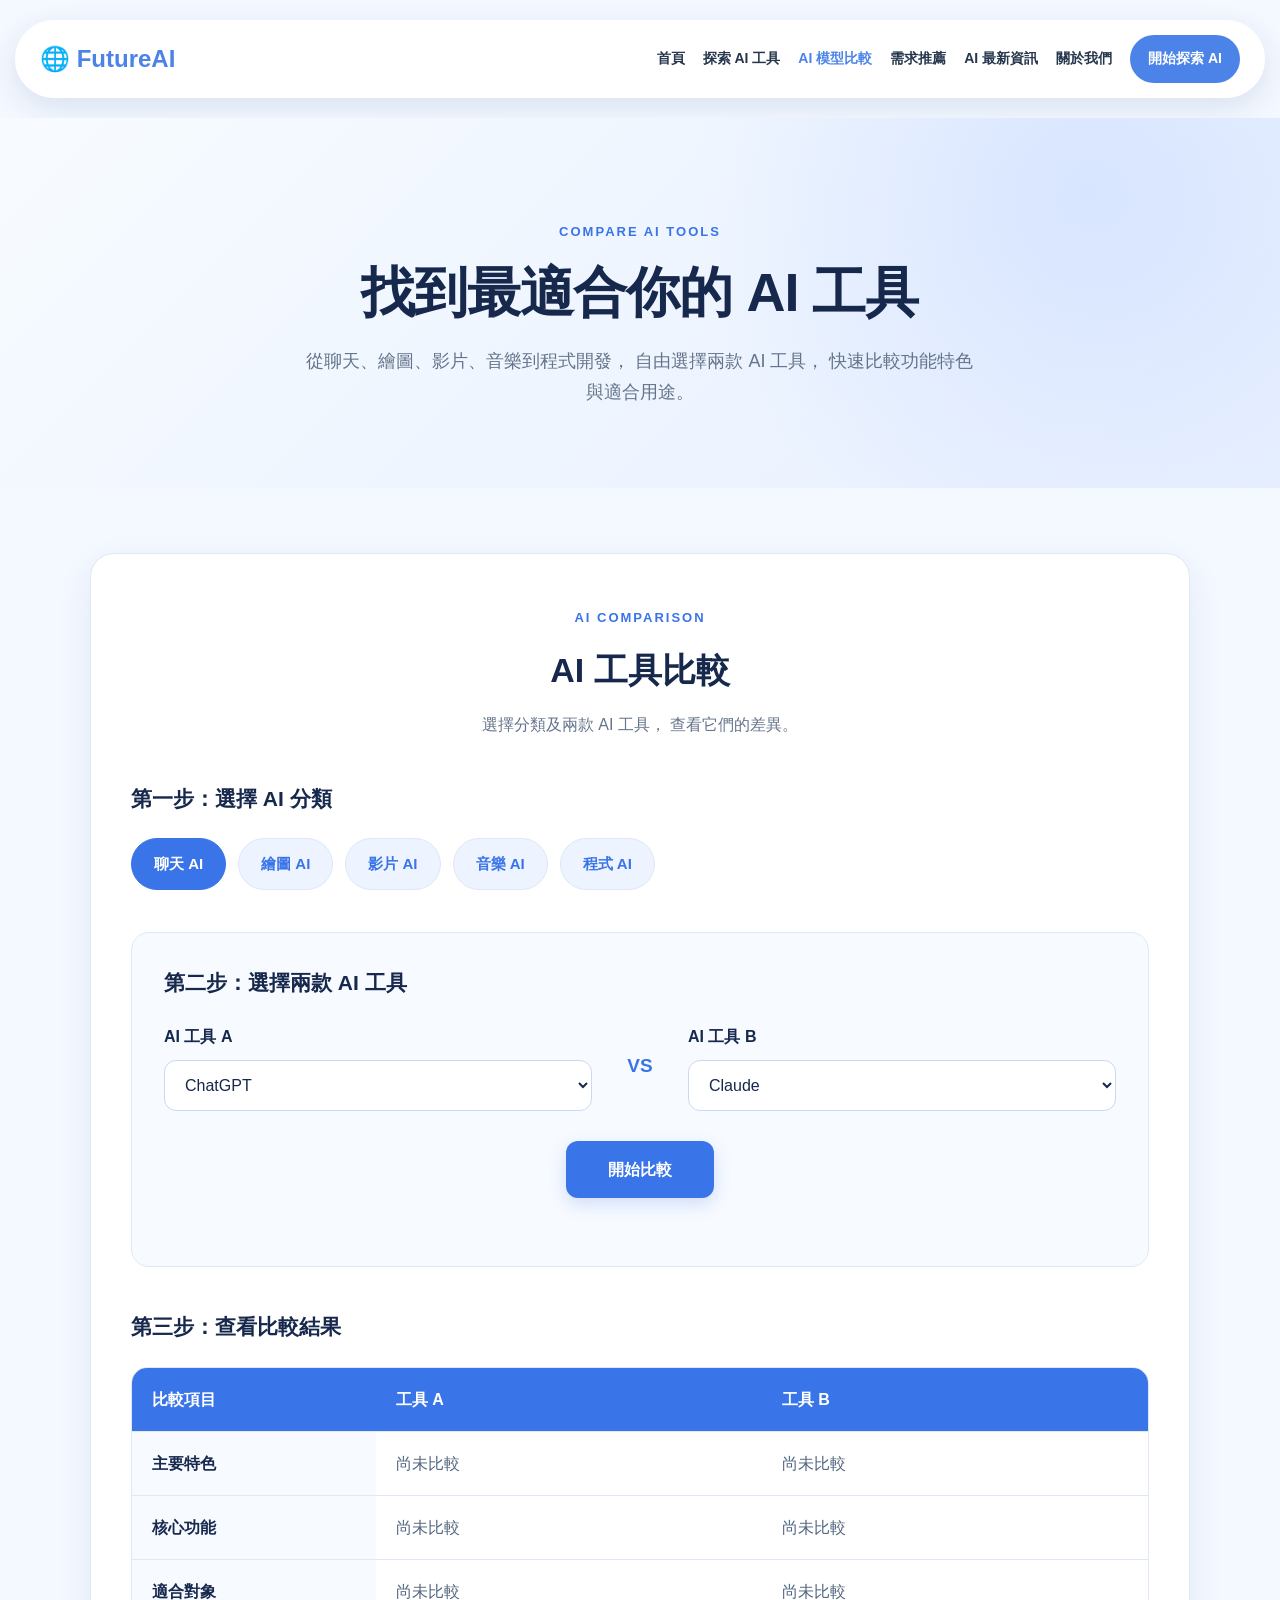
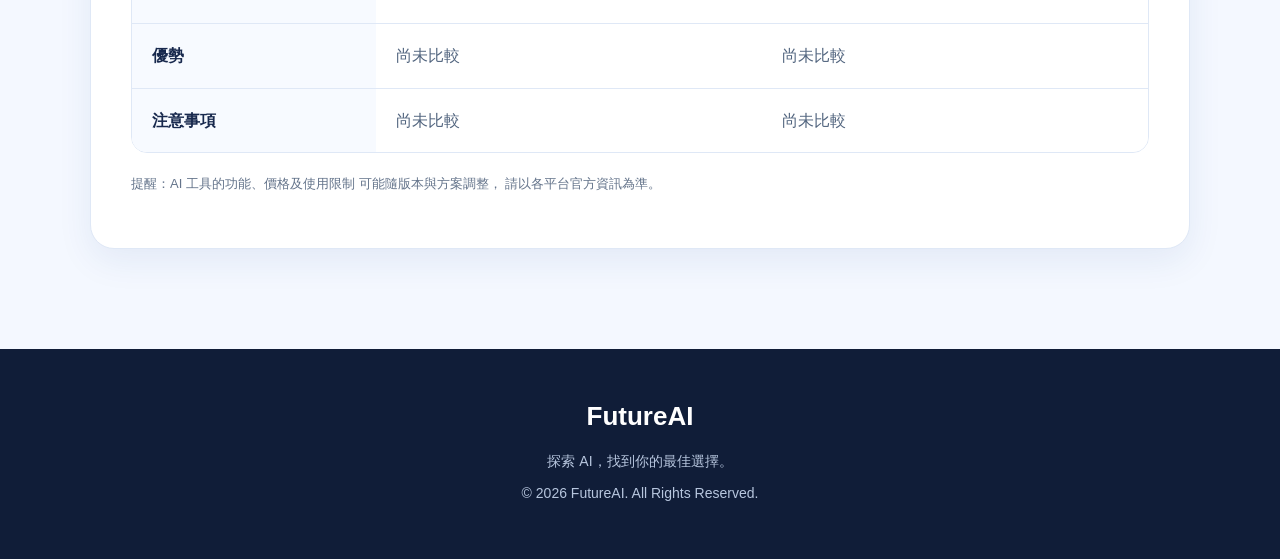
<file: index.html>
<!DOCTYPE html>
<html lang="zh-Hant">
<head>
  <meta charset="UTF-8">

  <meta name="viewport"
        content="width=device-width, initial-scale=1.0">

  <meta name="description"
        content="FutureAI AI 工具比較平台，快速比較不同人工智慧工具的特色與適用情境。">

  <title>AI 工具比較｜FutureAI</title>

  <!-- 載入網頁樣式 -->
  <link rel="stylesheet" href="style.css">

  <!-- 載入比較功能 -->
  <script src="script.js" defer></script>
  
<style>
  .futureai-nav {
    max-width: 1250px;
    margin: 20px auto;
    padding: 15px 25px;
    background: rgba(255,255,255,0.96);
    border-radius: 45px;
    box-shadow: 0 10px 30px rgba(30,70,130,0.12);
    display: flex;
    align-items: center;
    justify-content: space-between;
    gap: 20px;
  }

  .futureai-logo {
    font-size: 24px;
    font-weight: bold;
    color: #4b83e9;
    text-decoration: none;
    white-space: nowrap;
  }

  .futureai-links {
    display: flex;
    align-items: center;
    flex-wrap: wrap;
    gap: 18px;
  }

  .futureai-links a {
    font-size: 14px;
    font-weight: bold;
    color: #26374d;
    text-decoration: none;
  }

  .futureai-links a:hover,
  .futureai-links a.active {
    color: #4b83e9;
  }

  .futureai-links .futureai-cta {
    background: #4b83e9;
    color: white;
    padding: 12px 18px;
    border-radius: 30px;
  }

  .futureai-links .futureai-cta:hover {
    color: white;
    background: #316ad2;
  }

  @media (max-width: 900px) {
    .futureai-nav {
      margin: 12px;
      border-radius: 22px;
      flex-direction: column;
    }

    .futureai-links {
      justify-content: center;
      gap: 12px;
    }
  }
</style>

</head>

<body>

  <!-- 網站頂部 -->
 
<header class="futureai-nav">
  <a class="futureai-logo"
     href="https://futureai55.mobirisesite.com/">
    🌐 FutureAI
  </a>

  <nav class="futureai-links" aria-label="主要導覽">
    <a href="https://futureai55.mobirisesite.com/">
      首頁
    </a>
    <a href="https://futureai55.mobirisesite.com/">
      探索 AI 工具
    </a>
    <a href="index.html" class="active"
       aria-current="page">
      AI 模型比較
    </a>
    <a href="recommend.html">
      需求推薦
    </a>
    <a href="news.html">
      AI 最新資訊
    </a>
    <a href="https://futureai55.mobirisesite.com/page7.html">
      關於我們
    </a>
    <a class="futureai-cta"
       href="https://futureai55.mobirisesite.com/">
      開始探索 AI
    </a>
  </nav>
</header>


  <main>

    <!-- 主視覺區 -->
    <section class="hero">
      <div class="hero-content">

        <p class="eyebrow">
          COMPARE AI TOOLS
        </p>

        <h1>
          找到最適合你的 AI 工具
        </h1>

        <p class="hero-description">
          從聊天、繪圖、影片、音樂到程式開發，
          自由選擇兩款 AI 工具，
          快速比較功能特色與適合用途。
        </p>

      </div>
    </section>

    <!-- AI 比較器 -->
    <section class="comparison-section"
             aria-labelledby="compare-heading">

      <div class="comparison-container">

        <div class="section-heading">
          <p class="eyebrow">
            AI COMPARISON
          </p>

          <h2 id="compare-heading">
            AI 工具比較
          </h2>

          <p>
            選擇分類及兩款 AI 工具，
            查看它們的差異。
          </p>
        </div>

        <!-- 分類選擇 -->
        <div class="category-section">

          <h3>第一步：選擇 AI 分類</h3>

          <div class="category-buttons"
               id="category-buttons"
               role="group"
               aria-label="AI 工具分類">

            <button type="button"
                    class="category-btn active"
                    data-category="聊天 AI"
                    aria-pressed="true">
              聊天 AI
            </button>

            <button type="button"
                    class="category-btn"
                    data-category="繪圖 AI"
                    aria-pressed="false">
              繪圖 AI
            </button>

            <button type="button"
                    class="category-btn"
                    data-category="影片 AI"
                    aria-pressed="false">
              影片 AI
            </button>

            <button type="button"
                    class="category-btn"
                    data-category="音樂 AI"
                    aria-pressed="false">
              音樂 AI
            </button>

            <button type="button"
                    class="category-btn"
                    data-category="程式 AI"
                    aria-pressed="false">
              程式 AI
            </button>

          </div>
        </div>

        <!-- 工具選擇 -->
        <div class="tool-selection">

          <h3>第二步：選擇兩款 AI 工具</h3>

          <div class="selection-grid">

            <div class="selection-card">
              <label for="tool-a">
                AI 工具 A
              </label>

              <select id="tool-a"
                      name="tool-a">
                <option value="">
                  請選擇工具
                </option>
              </select>
            </div>

            <div class="versus"
                 aria-hidden="true">
              VS
            </div>

            <div class="selection-card">
              <label for="tool-b">
                AI 工具 B
              </label>

              <select id="tool-b"
                      name="tool-b">
                <option value="">
                  請選擇工具
                </option>
              </select>
            </div>

          </div>

          <div class="compare-action">
            <button type="button"
                    id="compare-btn">
              開始比較
            </button>

            <p id="compare-message"
               role="status"
               aria-live="polite"></p>
          </div>

        </div>

        <!-- 比較結果 -->
        <div class="results-section"
             id="results-section">

          <h3>第三步：查看比較結果</h3>

          <div class="table-wrapper">

            <table class="comparison-table">

              <thead>
                <tr>
                  <th scope="col">
                    比較項目
                  </th>

                  <th scope="col"
                      id="result-name-a">
                    工具 A
                  </th>

                  <th scope="col"
                      id="result-name-b">
                    工具 B
                  </th>
                </tr>
              </thead>

              <tbody id="comparison-results">

                <tr>
                  <th scope="row">
                    主要特色
                  </th>
                  <td>尚未選擇</td>
                  <td>尚未選擇</td>
                </tr>

                <tr>
                  <th scope="row">
                    核心功能
                  </th>
                  <td>尚未選擇</td>
                  <td>尚未選擇</td>
                </tr>

                <tr>
                  <th scope="row">
                    適合對象
                  </th>
                  <td>尚未選擇</td>
                  <td>尚未選擇</td>
                </tr>

                <tr>
                  <th scope="row">
                    優勢
                  </th>
                  <td>尚未選擇</td>
                  <td>尚未選擇</td>
                </tr>

                <tr>
                  <th scope="row">
                    注意事項
                  </th>
                  <td>尚未選擇</td>
                  <td>尚未選擇</td>
                </tr>

              </tbody>
            </table>

          </div>

          <p class="disclaimer">
            提醒：AI 工具的功能、價格及使用限制
            可能隨版本與方案調整，
            請以各平台官方資訊為準。
          </p>

        </div>

      </div>
    </section>

  </main>

  <!-- 網站頁尾 -->
  <footer class="site-footer">

    <div class="footer-content">

      <h2>FutureAI</h2>

      <p>
        探索 AI，找到你的最佳選擇。
      </p>

      <p>
        © 2026 FutureAI. All Rights Reserved.
      </p>

    </div>

  </footer>

</body>
</html>
</file>
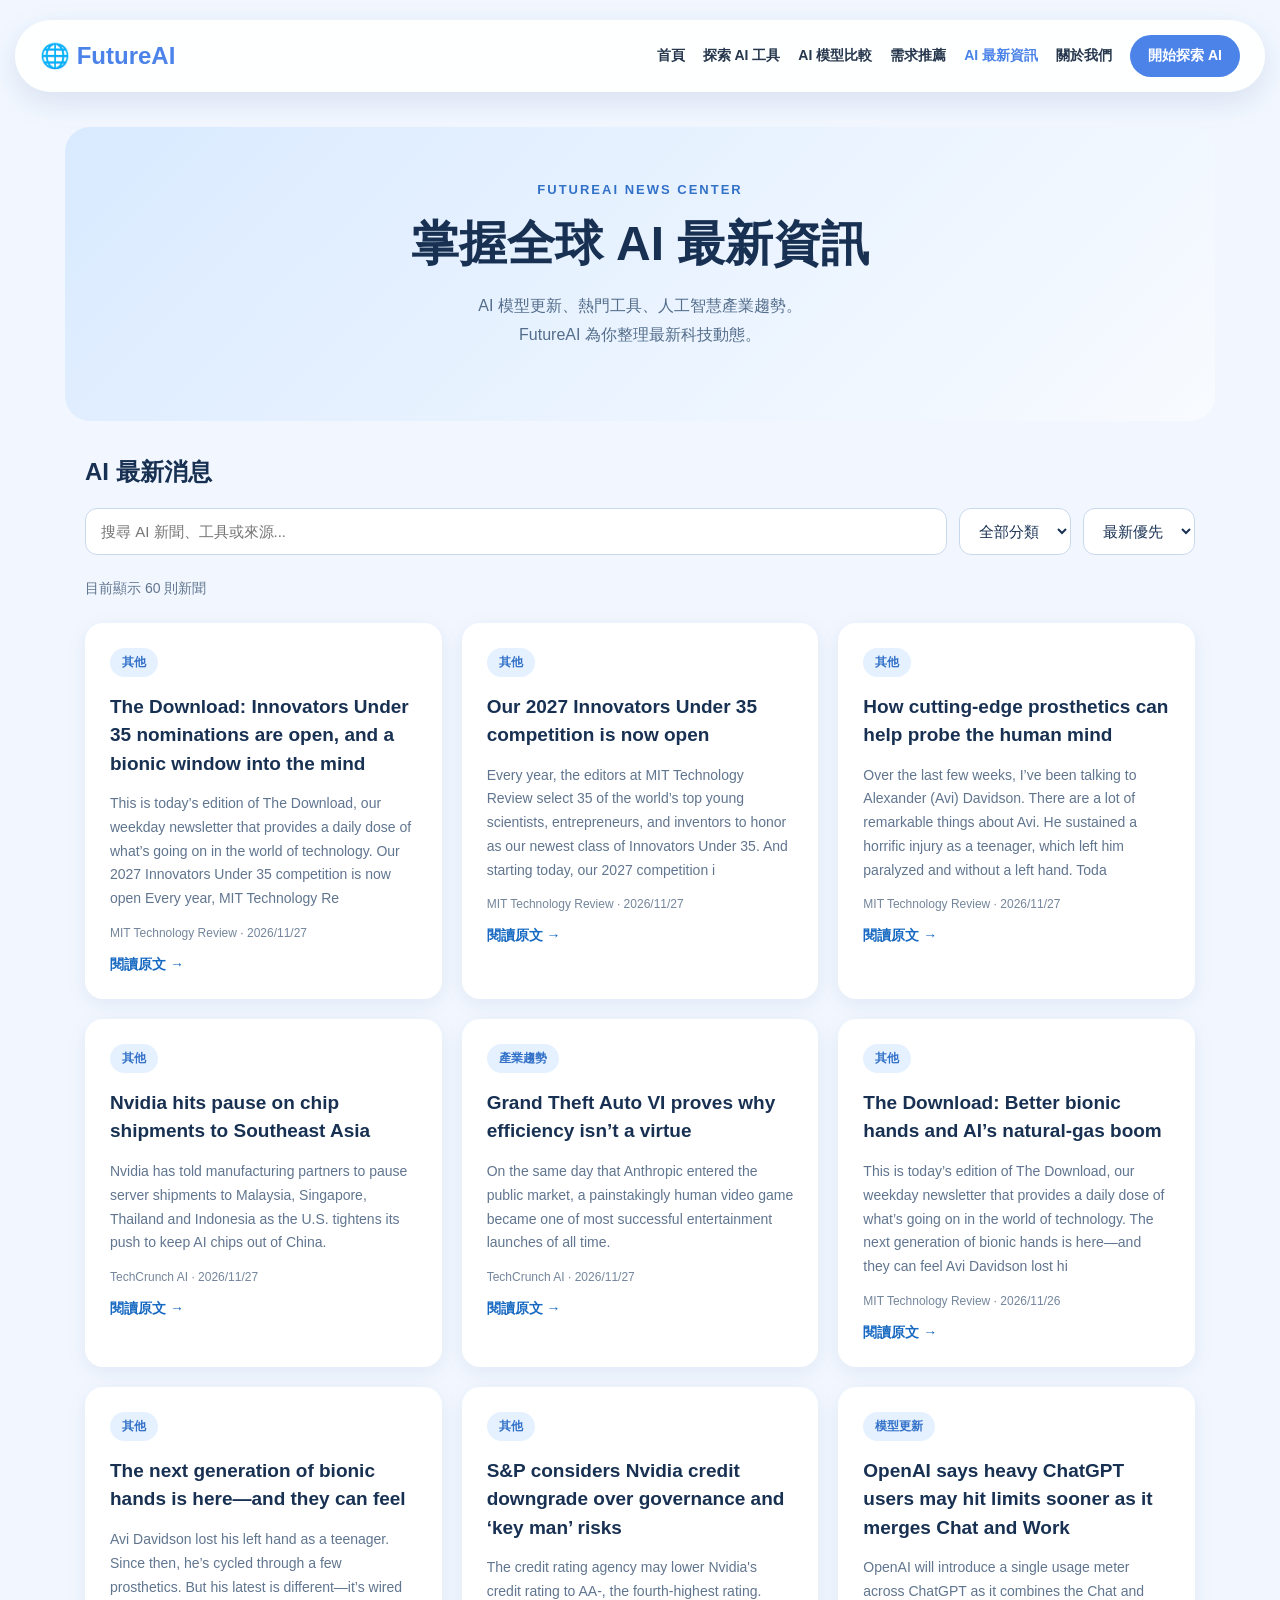
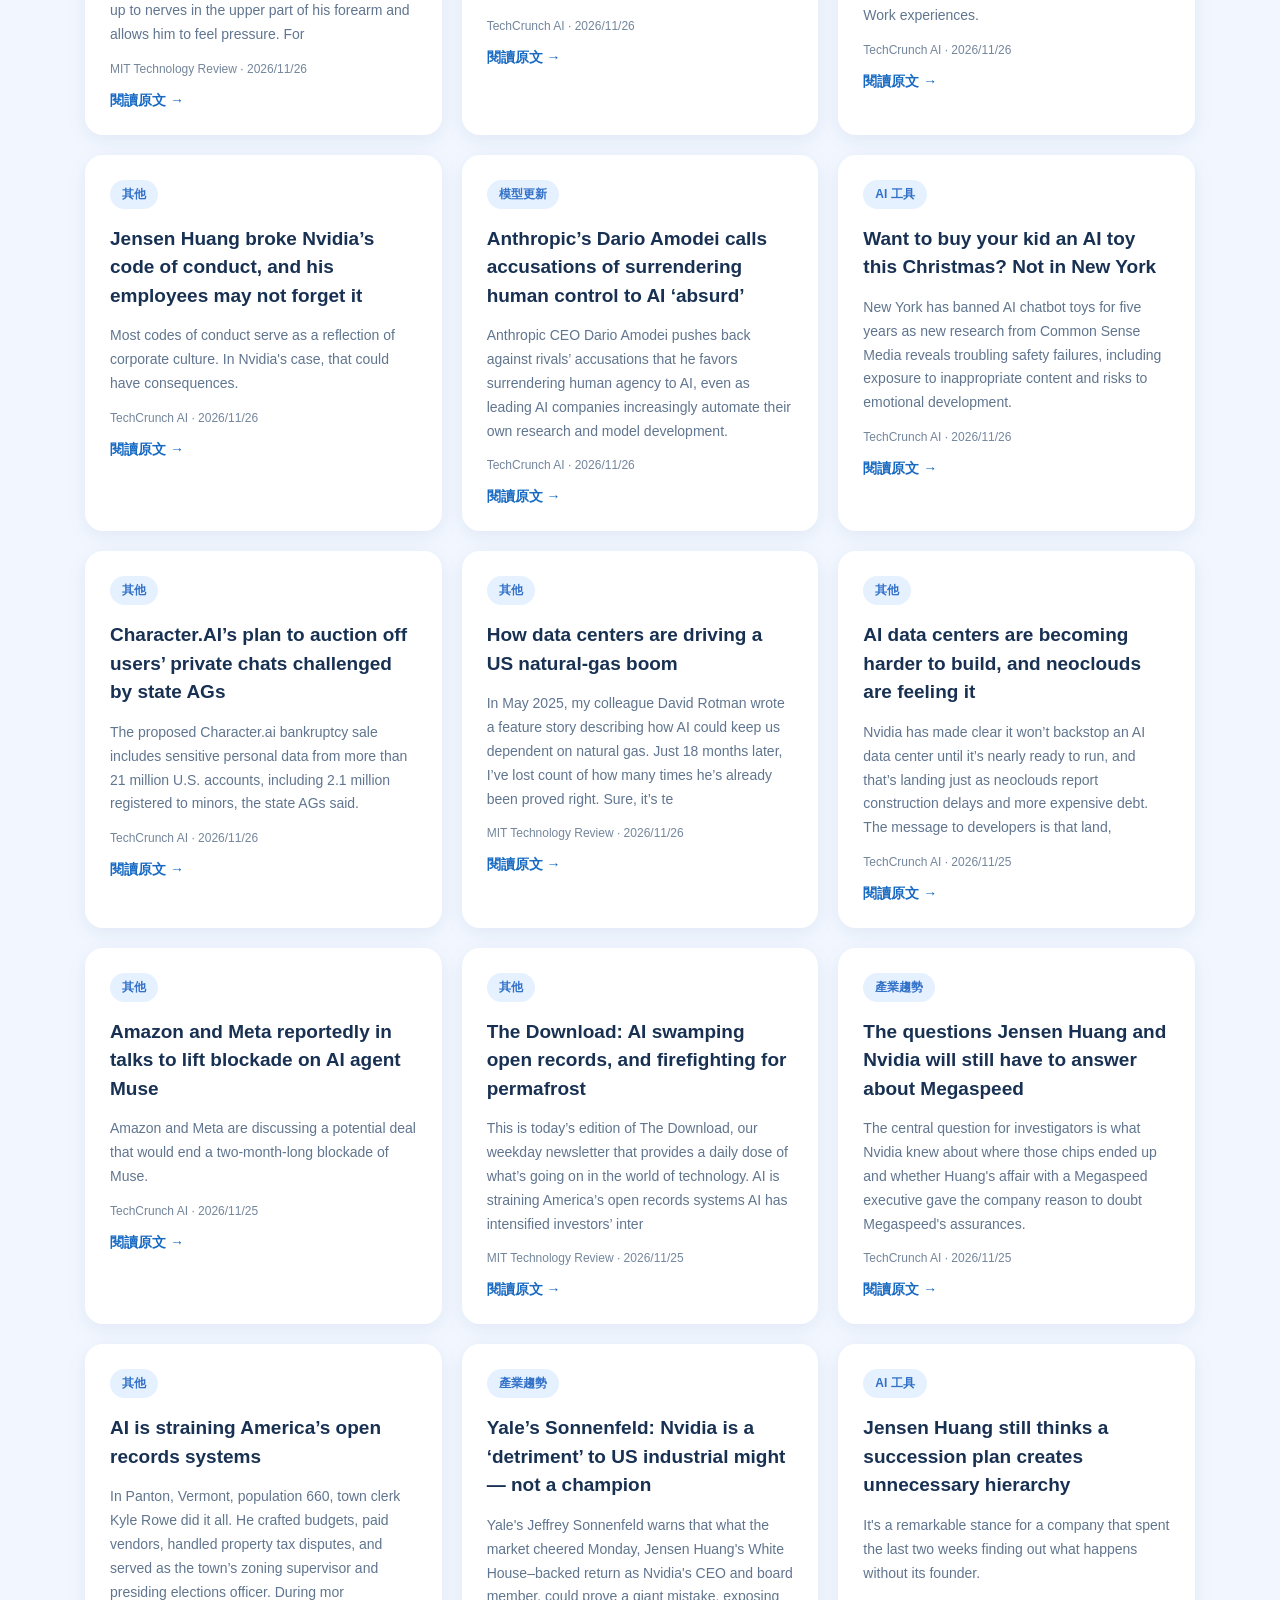
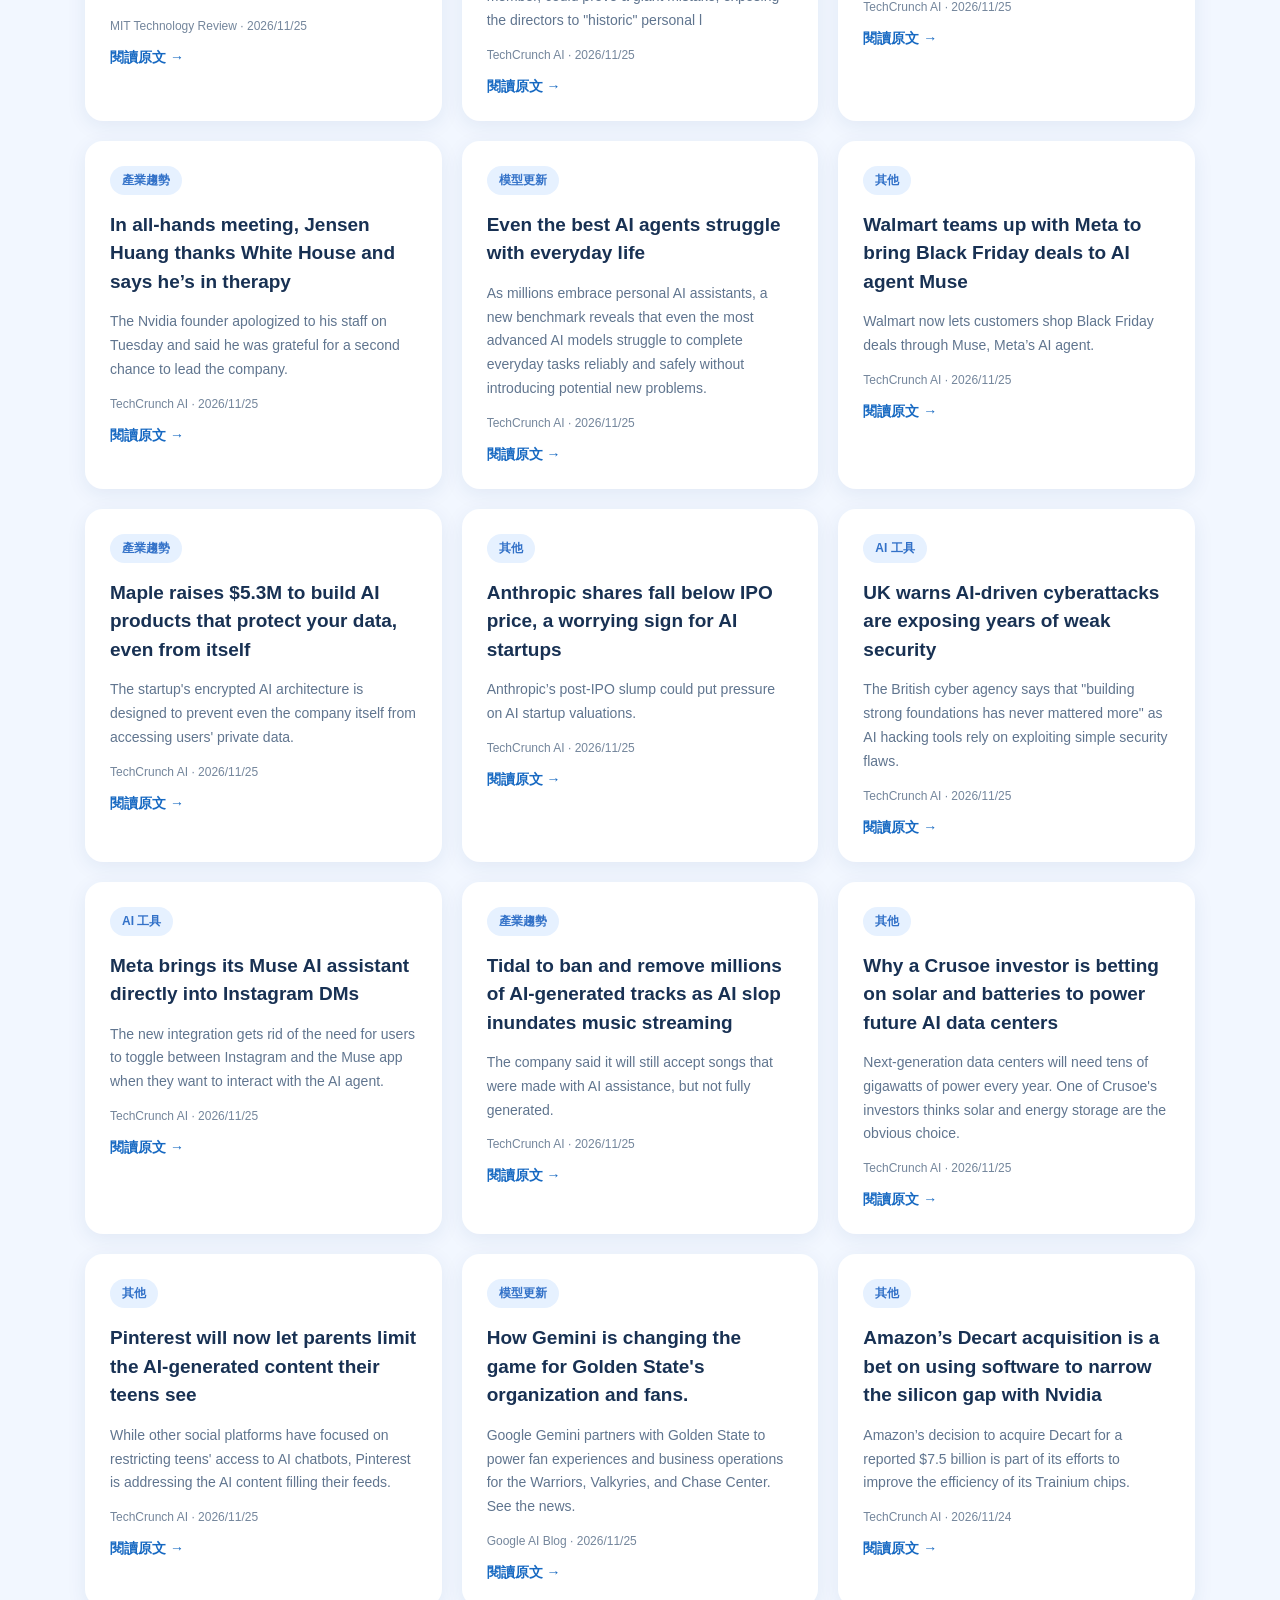
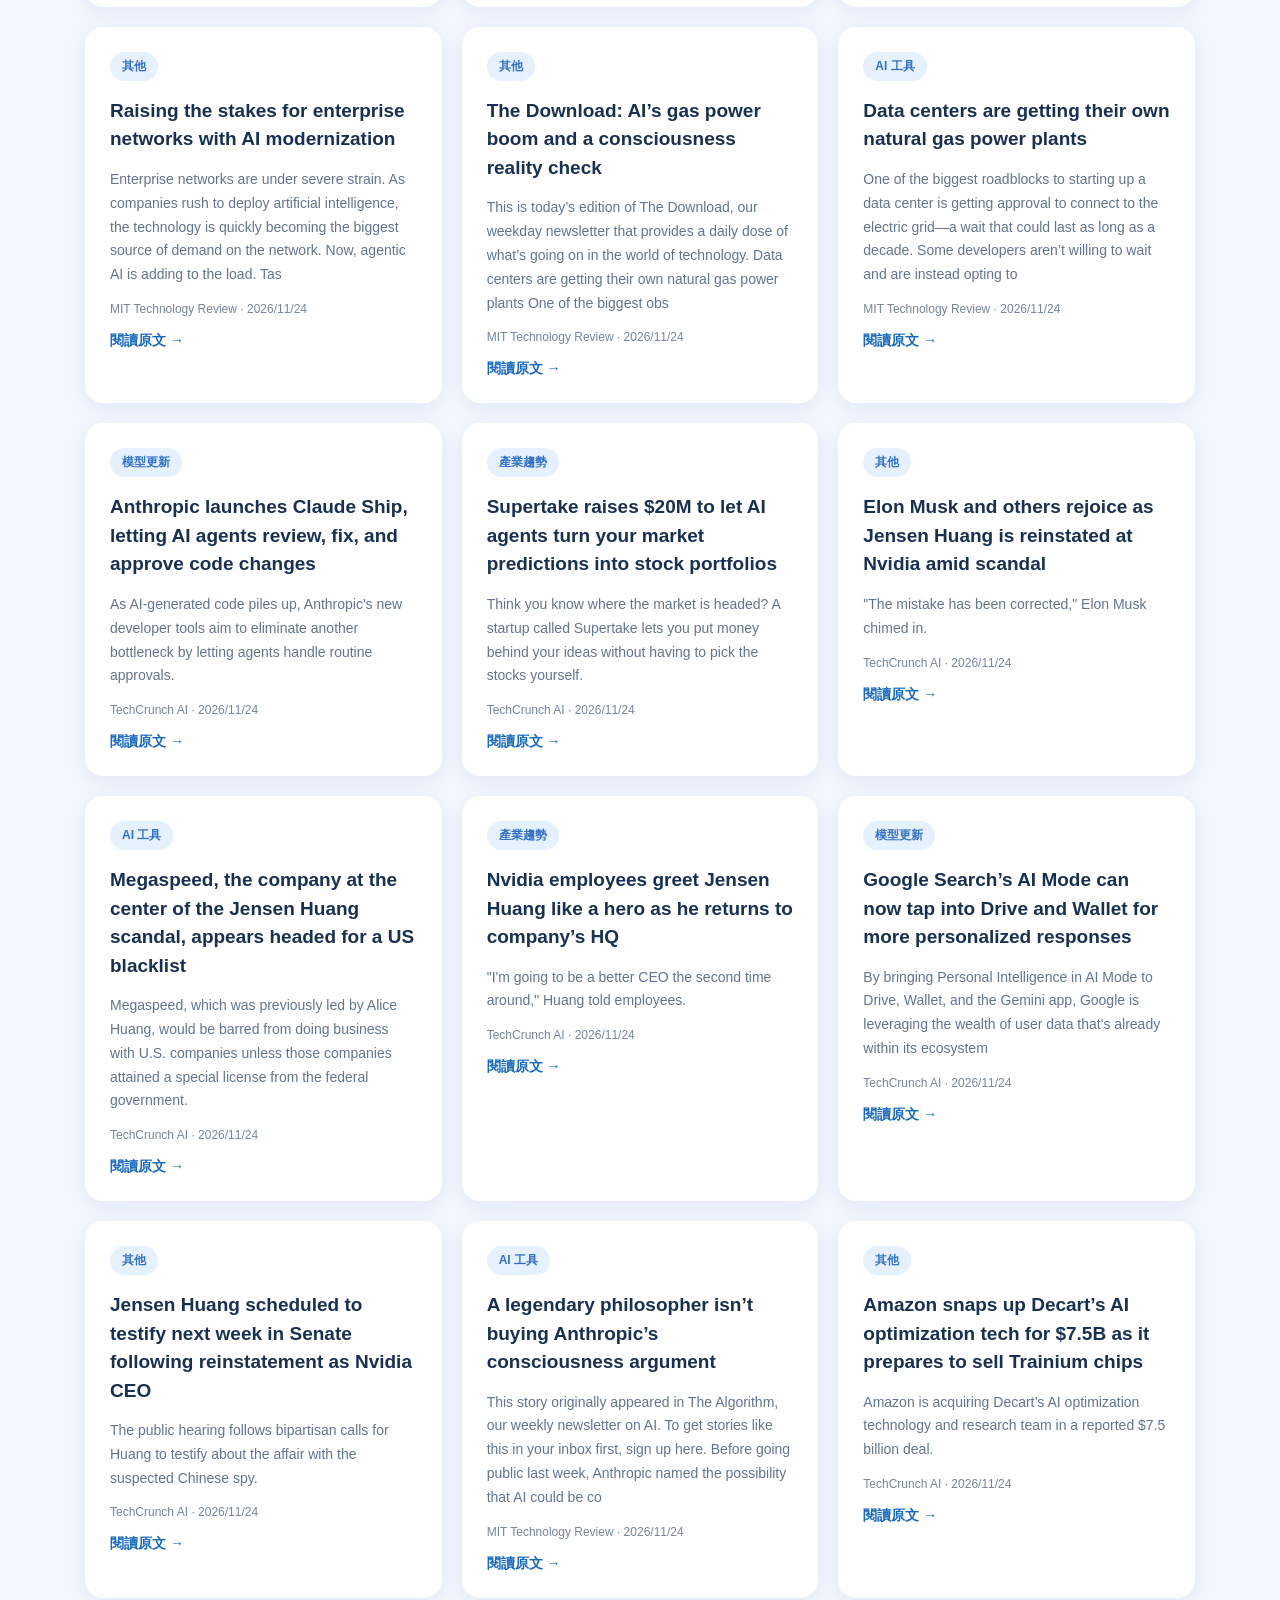
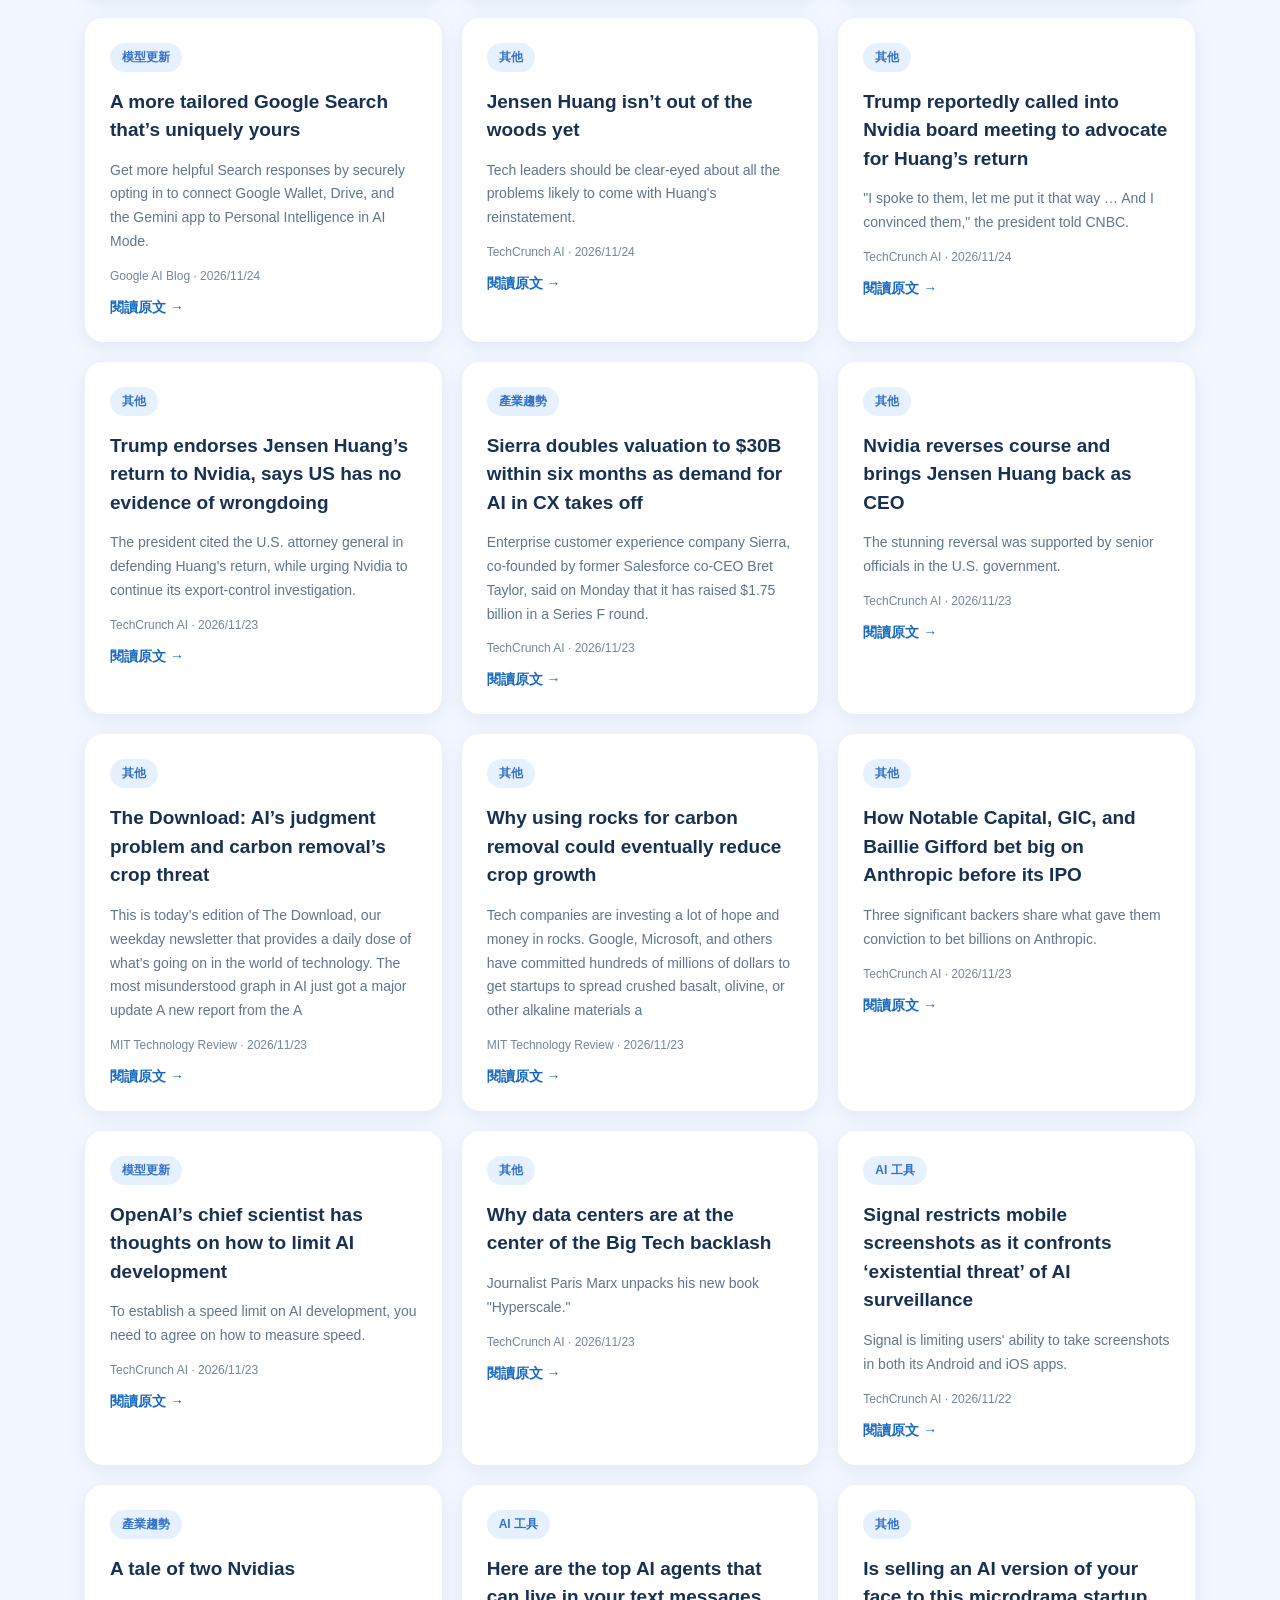
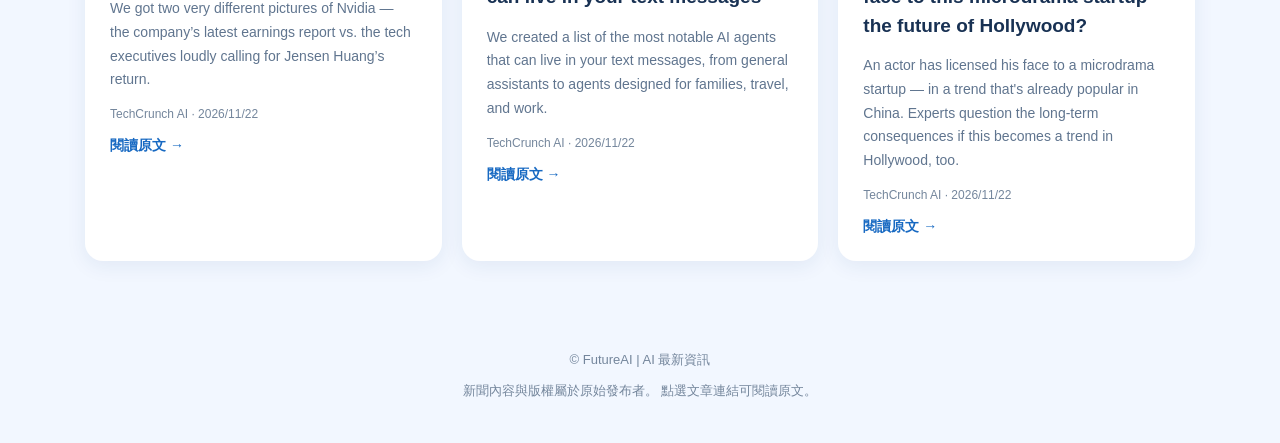
<file: news.html>
<!DOCTYPE html>
<html lang="zh-Hant">
<head>
  <meta charset="UTF-8">
  <meta name="viewport"
        content="width=device-width, initial-scale=1.0">
  <title>AI 最新資訊 | FutureAI</title>

  <style>
    * { box-sizing: border-box; }

    body {
      margin: 0;
      font-family: Arial, "Microsoft JhengHei", sans-serif;
      background: #f2f7ff;
      color: #183153;
    }

    a { text-decoration: none; }

    /* FutureAI 統一導覽列 */
    .futureai-nav {
      max-width: 1250px;
      margin: 20px auto;
      padding: 15px 25px;
      background: rgba(255,255,255,0.96);
      border-radius: 45px;
      box-shadow: 0 10px 30px rgba(30,70,130,0.12);
      display: flex;
      align-items: center;
      justify-content: space-between;
      gap: 20px;
    }

    .futureai-logo {
      font-size: 24px;
      font-weight: bold;
      color: #4b83e9;
      white-space: nowrap;
    }

    .futureai-links {
      display: flex;
      align-items: center;
      gap: 18px;
      flex-wrap: wrap;
    }

    .futureai-links a {
      font-size: 14px;
      font-weight: bold;
      color: #26374d;
    }

    .futureai-links a:hover,
    .futureai-links a.active {
      color: #4b83e9;
    }

    .futureai-links .futureai-cta {
      background: #4b83e9;
      color: white;
      padding: 12px 18px;
      border-radius: 30px;
    }

    /* 頁面標題 */
    .hero {
      max-width: 1150px;
      margin: 35px auto;
      padding: 55px 30px;
      border-radius: 25px;
      text-align: center;
      background: linear-gradient(
        135deg, #d9eaff, #f8fbff
      );
    }

    .hero h1 {
      font-size: clamp(30px, 5vw, 48px);
      margin: 15px 0;
    }

    .hero p {
      color: #536d8b;
      line-height: 1.8;
    }

    .hero-tag {
      color: #3271c8;
      font-size: 13px;
      font-weight: bold;
      letter-spacing: 2px;
    }

    /* 內容 */
    main {
      max-width: 1150px;
      margin: auto;
      padding: 0 20px 60px;
    }

    .controls {
      display: flex;
      flex-wrap: wrap;
      gap: 12px;
      margin-bottom: 25px;
    }

    .controls input,
    .controls select {
      padding: 13px 15px;
      border: 1px solid #c8d9ee;
      border-radius: 12px;
      font-size: 15px;
      background: white;
      color: #183153;
    }

    .controls input {
      flex: 1;
      min-width: 200px;
    }

    .status {
      margin: 15px 0 25px;
      color: #60758f;
      font-size: 14px;
    }

    .news-grid {
      display: grid;
      grid-template-columns:
        repeat(auto-fit, minmax(280px, 1fr));
      gap: 20px;
    }

    .news-card {
      background: white;
      border-radius: 18px;
      padding: 25px;
      box-shadow: 0 5px 20px rgba(25,70,130,0.08);
      transition: transform 0.2s;
    }

    .news-card:hover {
      transform: translateY(-4px);
    }

    .news-category {
      display: inline-block;
      background: #e6f1ff;
      color: #3271c8;
      border-radius: 20px;
      padding: 6px 12px;
      font-size: 12px;
      font-weight: bold;
    }

    .news-card h2 {
      font-size: 19px;
      line-height: 1.5;
      margin: 16px 0 10px;
    }

    .news-card p {
      color: #60758f;
      line-height: 1.7;
      font-size: 14px;
    }

    .news-meta {
      color: #74869c;
      font-size: 12px;
      margin: 15px 0;
    }

    .news-card a {
      color: #1769c2;
      font-weight: bold;
      font-size: 14px;
    }

    .message {
      background: white;
      padding: 35px;
      border-radius: 18px;
      text-align: center;
      color: #60758f;
      grid-column: 1 / -1;
    }

    footer {
      text-align: center;
      padding: 30px 20px;
      color: #74869c;
      font-size: 13px;
    }

    @media (max-width: 900px) {
      .futureai-nav {
        margin: 12px;
        border-radius: 22px;
        flex-direction: column;
      }

      .futureai-links {
        justify-content: center;
        gap: 12px;
      }

      .hero {
        margin: 20px 12px;
        padding: 35px 20px;
      }
    }
  </style>
</head>

<body>

  <!-- FutureAI 導覽列 -->
  <nav class="futureai-nav" aria-label="主要導覽">
    <a class="futureai-logo"
       href="https://futureai55.mobirisesite.com/">
      🌐 FutureAI
    </a>

    <div class="futureai-links">
      <a href="https://futureai55.mobirisesite.com/">
        首頁
      </a>

      <a href="https://futureai55.mobirisesite.com/">
        探索 AI 工具
      </a>

      <a href="./">
        AI 模型比較
      </a>

      <a href="recommend.html">
        需求推薦
      </a>

      <a class="active" href="news.html"
         aria-current="page">
        AI 最新資訊
      </a>

      <a href="https://futureai55.mobirisesite.com/page7.html">
        關於我們
      </a>

      <a class="futureai-cta"
         href="https://futureai55.mobirisesite.com/">
        開始探索 AI
      </a>
    </div>
  </nav>

  <!-- 主標題 -->
  <section class="hero">
    <div class="hero-tag">
      FUTUREAI NEWS CENTER
    </div>
    <h1>掌握全球 AI 最新資訊</h1>
    <p>
      AI 模型更新、熱門工具、人工智慧產業趨勢。
      <br>
      FutureAI 為你整理最新科技動態。
    </p>
  </section>

  <main>
    <h2>AI 最新消息</h2>

    <div class="controls">
      <input
        id="search"
        type="search"
        placeholder="搜尋 AI 新聞、工具或來源..."
        aria-label="搜尋新聞">

      <select id="category"
              aria-label="新聞分類">
        <option value="all">全部分類</option>
        <option value="模型更新">模型更新</option>
        <option value="AI 工具">AI 工具</option>
        <option value="產業趨勢">產業趨勢</option>
        <option value="其他">其他</option>
      </select>

      <select id="sort" aria-label="排序方式">
        <option value="newest">最新優先</option>
        <option value="oldest">最舊優先</option>
      </select>
    </div>

    <div class="status" id="status"
         role="status" aria-live="polite">
      正在讀取新聞資料...
    </div>

    <div class="news-grid" id="newsGrid">
      <div class="message">
        新聞資料載入中...
      </div>
    </div>
  </main>

  <footer>
    © FutureAI | AI 最新資訊
    <p>
      新聞內容與版權屬於原始發布者。
      點選文章連結可閱讀原文。
    </p>
  </footer>

  <script>
    let allNews = [];

    const grid = document.getElementById("newsGrid");
    const status = document.getElementById("status");
    const search = document.getElementById("search");
    const category = document.getElementById("category");
    const sort = document.getElementById("sort");

    function showMessage(message) {
      grid.replaceChildren();
      const box = document.createElement("div");
      box.className = "message";
      box.textContent = message;
      grid.appendChild(box);
    }

    function renderNews() {
      const keyword = search.value.trim().toLowerCase();
      const selectedCategory = category.value;

      const filtered = allNews.filter(item => {
        const searchable = [
          item.title,
          item.summary,
          item.source
        ].join(" ").toLowerCase();

        const matchesSearch =
          searchable.includes(keyword);

        const matchesCategory =
          selectedCategory === "all" ||
          item.category === selectedCategory;

        return matchesSearch && matchesCategory;
      });

      filtered.sort((a, b) => {
        const timeA = Date.parse(a.date) || 0;
        const timeB = Date.parse(b.date) || 0;

        return sort.value === "newest"
          ? timeB - timeA
          : timeA - timeB;
      });

      grid.replaceChildren();
      status.textContent =
        `目前顯示 ${filtered.length} 則新聞`;

      if (filtered.length === 0) {
        showMessage("目前沒有符合條件的新聞。");
        return;
      }

      filtered.forEach(item => {
        const card = document.createElement("article");
        card.className = "news-card";

        const tag = document.createElement("span");
        tag.className = "news-category";
        tag.textContent = item.category || "其他";

        const title = document.createElement("h2");
        title.textContent = item.title || "未命名新聞";

        const summary = document.createElement("p");
        summary.textContent = item.summary || "";

        const meta = document.createElement("div");
        meta.className = "news-meta";

        const date = item.date
          ? new Date(item.date).toLocaleDateString(
              "zh-TW",
              { timeZone: "Asia/Taipei" }
            )
          : "日期未提供";

        meta.textContent =
          `${item.source || "未知來源"} · ${date}`;

        const link = document.createElement("a");
        link.href = item.url || "#";
        link.textContent = "閱讀原文 →";
        link.target = "_blank";
        link.rel = "noopener noreferrer";

        card.append(tag, title, summary, meta, link);
        grid.appendChild(card);
      });
    }

    async function loadNews() {
      try {
        const response = await fetch(
          "news.json?t=" + Date.now(),
          { cache: "no-store" }
        );

        if (!response.ok) {
          throw new Error("找不到 news.json");
        }

        const data = await response.json();

        if (!Array.isArray(data)) {
          throw new Error("新聞資料格式錯誤");
        }

        allNews = data;
        renderNews();

      } catch (error) {
        status.textContent = "尚未完成新聞資料設定";
        showMessage(
          "新聞頁面已建立成功！" +
          "下一步將新增 news.json 與 RSS 自動更新功能。"
        );
        console.error(error);
      }
    }

    search.addEventListener("input", renderNews);
    category.addEventListener("change", renderNews);
    sort.addEventListener("change", renderNews);

    loadNews();
  </script>

</body>
</html>
</file>
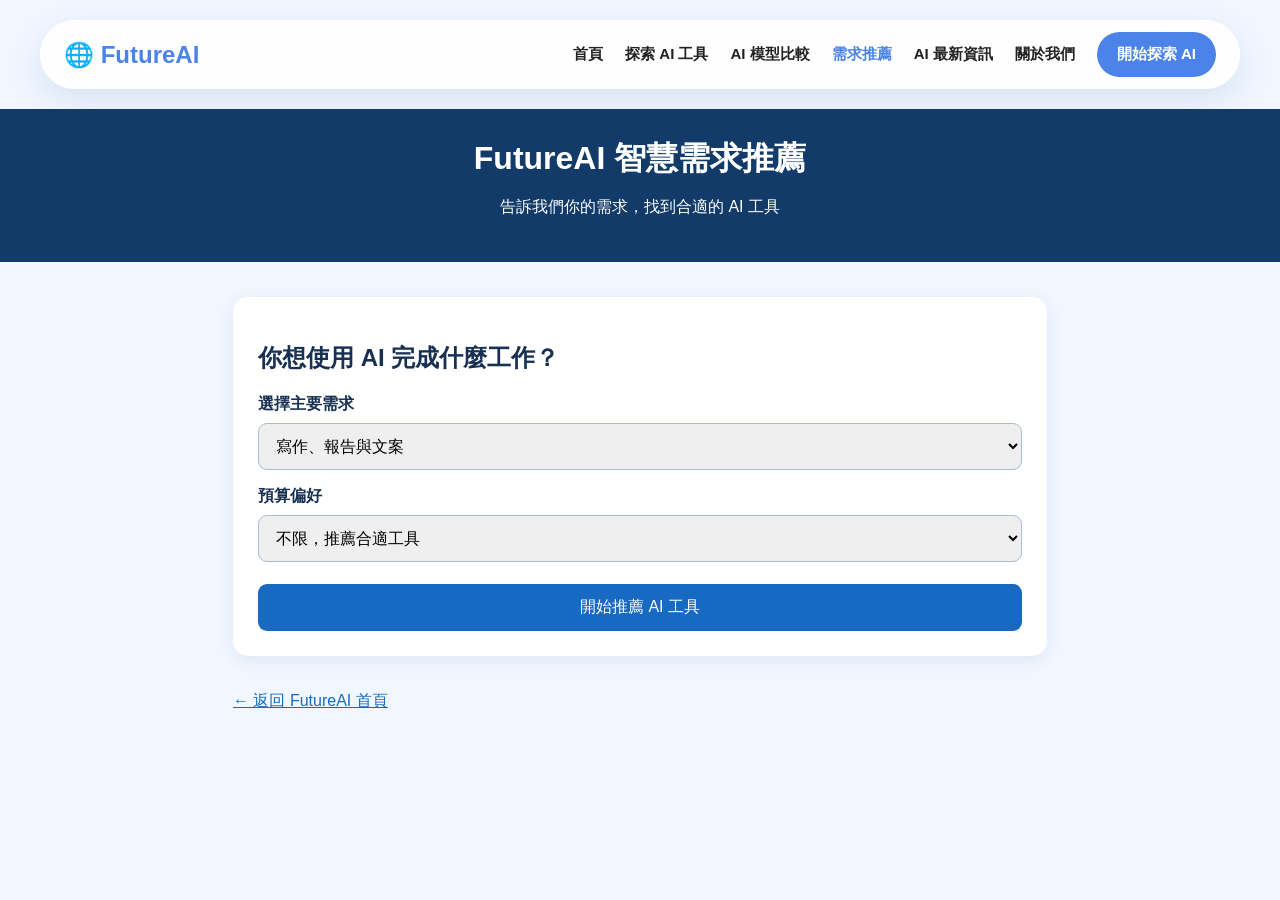
<file: recommend.html>
<!DOCTYPE html>
<html lang="zh-Hant">
<head>
  <meta charset="UTF-8">
  <meta name="viewport" content="width=device-width, initial-scale=1.0">
  <title>AI 需求推薦 | FutureAI</title>
  <style>
    * { box-sizing: border-box; }
    body {
      margin: 0;
      font-family: Arial, "Microsoft JhengHei", sans-serif;
      background: #f1f7ff;
      color: #183153;
    }
    header {
      background: #123b69;
      color: white;
      padding: 28px 20px;
      text-align: center;
    }
    header h1 { margin: 0 0 10px; }
    main {
      max-width: 850px;
      margin: 35px auto;
      padding: 0 18px;
    }
    .panel, .result {
      background: white;
      border-radius: 15px;
      padding: 25px;
      margin-bottom: 20px;
      box-shadow: 0 4px 18px #123b6915;
    }
    label {
      display: block;
      margin: 16px 0 8px;
      font-weight: bold;
    }
    select, button {
      width: 100%;
      padding: 13px;
      border-radius: 9px;
      font-size: 16px;
    }
    select { border: 1px solid #a8bdd5; }
    button {
      margin-top: 22px;
      background: #1769c2;
      color: white;
      border: none;
      cursor: pointer;
    }
    button:hover { background: #0d4f99; }
    .result { border-left: 5px solid #1769c2; }
    .result h3 { margin-top: 0; }
    .result a { color: #1769c2; }
    .tag {
      display: inline-block;
      padding: 5px 10px;
      background: #e5f1ff;
      border-radius: 20px;
      font-size: 13px;
    }
    .back {
      display: inline-block;
      margin: 15px 0 25px;
      color: #1769c2;
    }
    
/* FutureAI 統一導覽列 */
.futureai-nav {
  max-width: 1200px;
  margin: 20px auto;
  padding: 12px 24px;
  background: rgba(255,255,255,0.94);
  border-radius: 50px;
  box-shadow: 0 12px 35px rgba(38,82,150,0.12);
  display: flex;
  align-items: center;
  justify-content: space-between;
  gap: 20px;
}
.futureai-logo {
  color: #4b83e9;
  font-size: 24px;
  font-weight: bold;
  text-decoration: none;
}
.futureai-links {
  display: flex;
  align-items: center;
  gap: 22px;
  flex-wrap: wrap;
}
.futureai-links a {
  color: #222;
  text-decoration: none;
  font-weight: bold;
  font-size: 15px;
}
.futureai-links a:hover,
.futureai-links a.active {
  color: #4b83e9;
}
.futureai-cta {
  background: #4b83e9;
  color: white !important;
  padding: 13px 20px;
  border-radius: 35px;
}
@media (max-width: 850px) {
  .futureai-nav {
    margin: 12px;
    border-radius: 22px;
    flex-direction: column;
  }
  .futureai-links {
    justify-content: center;
    gap: 14px;
  }
}

  </style>
</head>
<body>
<nav class="futureai-nav" aria-label="主要導覽">
  <a class="futureai-logo"
     href="https://futureai55.mobirisesite.com/">
    🌐 FutureAI
  </a>

  <div class="futureai-links">
    <a href="https://futureai55.mobirisesite.com/">
      首頁
    </a>

    <a href="https://futureai55.mobirisesite.com/">
      探索 AI 工具
    </a>

    <a href="https://hpp640927-deyue.github.io/futureai-compare/">
      AI 模型比較
    </a>

    <a class="active" href="recommend.html">
      需求推薦
    </a>


    <a href="https://hpp640927-deyue.github.io/futureai-compare/news.html">
      AI 最新資訊
    </a>

    <a href="https://futureai55.mobirisesite.com/page7.html">
      關於我們
    </a>

    <a class="futureai-cta"
       href="https://futureai55.mobirisesite.com/">
      開始探索 AI
    </a>
  </div>
</nav>

  <header>
    <h1>FutureAI 智慧需求推薦</h1>
    <p>告訴我們你的需求，找到合適的 AI 工具</p>
  </header>

  <main>
    <section class="panel">
      <h2>你想使用 AI 完成什麼工作？</h2>

      <label for="need">選擇主要需求</label>
      <select id="need">
        <option value="writing">寫作、報告與文案</option>
        <option value="coding">程式設計與除錯</option>
        <option value="image">圖片與視覺設計</option>
        <option value="video">影片製作</option>
        <option value="research">研究與資料整理</option>
        <option value="presentation">簡報與文件</option>
      </select>

      <label for="budget">預算偏好</label>
      <select id="budget">
        <option value="all">不限，推薦合適工具</option>
        <option value="free">優先推薦有免費方案的工具</option>
      </select>

      <button id="recommendBtn">開始推薦 AI 工具</button>
    </section>

    <section id="results" aria-live="polite"></section>

    <a class="back"
       href="https://futureai55.mobirisesite.com/">
       ← 返回 FutureAI 首頁
    </a>
  </main>

  <script>
    const tools = {
      writing: [
        ["ChatGPT", "文字創作、報告規劃與修改",
         "https://chatgpt.com/", true],
        ["Claude", "長篇文章整理與文字分析",
         "https://claude.ai/", true],
        ["Gemini", "寫作與多用途內容生成",
         "https://gemini.google.com/", true]
      ],
      coding: [
        ["ChatGPT", "程式教學、解釋與除錯",
         "https://chatgpt.com/", true],
        ["GitHub Copilot", "編輯器內程式輔助",
         "https://github.com/features/copilot", true],
        ["Claude", "理解、修改與重構程式碼",
         "https://claude.ai/", true]
      ],
      image: [
        ["ChatGPT", "圖片生成與編輯",
         "https://chatgpt.com/", true],
        ["Adobe Firefly", "圖片與設計素材生成",
         "https://firefly.adobe.com/", true],
        ["Canva", "社群圖片與平面設計",
         "https://www.canva.com/", true]
      ],
      video: [
        ["Runway", "AI 影片生成與編輯",
         "https://runwayml.com/", true],
        ["Pika", "短影片與動畫效果",
         "https://pika.art/", true],
        ["CapCut", "影片剪輯與字幕",
         "https://www.capcut.com/", true]
      ],
      research: [
        ["Perplexity", "搜尋資料與查找來源",
         "https://www.perplexity.ai/", true],
        ["NotebookLM", "整理文件與學習資料",
         "https://notebooklm.google.com/", true],
        ["ChatGPT", "研究規劃與摘要整理",
         "https://chatgpt.com/", true]
      ],
      presentation: [
        ["Gamma", "快速產生簡報初稿",
         "https://gamma.app/", true],
        ["Canva", "簡報版型與視覺設計",
         "https://www.canva.com/", true],
        ["ChatGPT", "簡報架構與內容撰寫",
         "https://chatgpt.com/", true]
      ]
    };

    document.getElementById("recommendBtn")
      .addEventListener("click", function () {
        const need = document.getElementById("need").value;
        const budget = document.getElementById("budget").value;
        const results = document.getElementById("results");

        results.replaceChildren();

        const matches = tools[need].filter(tool =>
          budget === "all" || tool[3]
        );

        if (matches.length === 0) {
          results.textContent = "目前沒有符合條件的工具。";
          return;
        }

        matches.forEach((tool, index) => {
          const card = document.createElement("article");
          card.className = "result";

          const title = document.createElement("h3");
          title.textContent = `${index + 1}. ${tool[0]}`;

          const description = document.createElement("p");
          description.textContent = tool[1];

          const tag = document.createElement("span");
          tag.className = "tag";
          tag.textContent = tool[3]
            ? "提供免費使用選項"
            : "付費工具";

          const link = document.createElement("p");
          const anchor = document.createElement("a");
          anchor.href = tool[2];
          anchor.target = "_blank";
          anchor.rel = "noopener noreferrer";
          anchor.textContent = "前往官方網站 →";
          link.appendChild(anchor);

          card.append(title, description, tag, link);
          results.appendChild(card);
        });
      });
  </script>
</body>
</html>
</file>
<file: style.css>
/* ====================================
   FutureAI - AI 工具比較器
   style.css
==================================== */

/* 1. 全站基本設定 */

:root {
  --primary: #3974e8;
  --primary-dark: #2458c5;
  --heading: #17284d;
  --text: #52657f;
  --muted: #64748b;
  --background: #f4f8ff;
  --white: #ffffff;
  --border: #dfe8f6;
  --shadow: 0 12px 35px rgba(28, 67, 135, 0.08);
}

* {
  box-sizing: border-box;
}

html {
  scroll-behavior: smooth;
}

body {
  margin: 0;
  font-family: -apple-system, BlinkMacSystemFont,
    "Segoe UI", "Noto Sans TC", Arial, sans-serif;
  background: var(--background);
  color: var(--text);
  line-height: 1.7;
}

button,
select {
  font: inherit;
}

button {
  cursor: pointer;
}

/* 2. 網站頂部導覽列 */

.site-header {
  background: rgba(255, 255, 255, 0.96);
  border-bottom: 1px solid var(--border);
}

.header-container {
  max-width: 1180px;
  margin: 0 auto;
  padding: 20px 28px;

  display: flex;
  align-items: center;
  justify-content: space-between;
  gap: 20px;
}

.logo {
  font-size: 27px;
  font-weight: 800;
  letter-spacing: -1px;
  color: var(--heading);
  text-decoration: none;
}

.logo span {
  color: var(--primary);
}

.navigation a {
  color: var(--primary);
  text-decoration: none;
  font-weight: 600;
  font-size: 15px;
}

.navigation a:hover {
  color: var(--primary-dark);
}

/* 3. 主視覺 Hero */

.hero {
  padding: 90px 24px 80px;

  background:
    radial-gradient(
      circle at 85% 20%,
      rgba(151, 184, 255, 0.24),
      transparent 35%
    ),
    linear-gradient(
      135deg,
      #f7fbff 0%,
      #edf4ff 60%,
      #e8f0ff 100%
    );
}

.hero-content {
  max-width: 850px;
  margin: 0 auto;
  text-align: center;
}

.eyebrow {
  color: var(--primary);
  font-size: 13px;
  font-weight: 700;
  letter-spacing: 2px;
  text-transform: uppercase;
}

.hero h1 {
  margin: 16px 0 20px;
  font-size: clamp(32px, 5vw, 54px);
  line-height: 1.25;
  color: var(--heading);
  letter-spacing: -1px;
}

.hero-description {
  max-width: 680px;
  margin: 0 auto;
  font-size: 18px;
  color: var(--muted);
}

/* 4. 比較器主要區塊 */

.comparison-section {
  padding: 65px 24px 100px;
}

.comparison-container {
  max-width: 1100px;
  margin: 0 auto;
  padding: 40px;

  background: var(--white);
  border: 1px solid var(--border);
  border-radius: 24px;
  box-shadow: var(--shadow);
}

.section-heading {
  text-align: center;
  margin-bottom: 42px;
}

.section-heading h2 {
  margin: 8px 0 12px;
  font-size: 34px;
  color: var(--heading);
}

.section-heading p:last-child {
  margin: 0;
  color: var(--muted);
}

/* 5. 分類按鈕 */

.category-section {
  margin-bottom: 42px;
}

.category-section h3,
.tool-selection h3,
.results-section h3 {
  font-size: 21px;
  color: var(--heading);
  margin: 0 0 22px;
}

.category-buttons {
  display: flex;
  flex-wrap: wrap;
  gap: 12px;
}

.category-btn {
  border: 1px solid var(--border);
  background: #edf3ff;
  color: var(--primary);
  padding: 12px 22px;
  border-radius: 30px;
  font-size: 15px;
  font-weight: 600;

  transition:
    background 0.2s,
    color 0.2s,
    transform 0.2s;
}

.category-btn:hover {
  background: #dce9ff;
  transform: translateY(-2px);
}

.category-btn.active,
.category-btn[aria-pressed="true"] {
  background: var(--primary);
  color: var(--white);
  border-color: var(--primary);
}

/* 6. 工具選擇器 */

.tool-selection {
  padding: 32px;
  margin-bottom: 42px;

  background: #f7faff;
  border: 1px solid var(--border);
  border-radius: 18px;
}

.selection-grid {
  display: grid;
  grid-template-columns: 1fr 60px 1fr;
  align-items: center;
  gap: 18px;
}

.selection-card {
  display: flex;
  flex-direction: column;
  gap: 10px;
}

.selection-card label {
  color: var(--heading);
  font-weight: 600;
}

.selection-card select {
  width: 100%;
  padding: 15px 16px;

  background: var(--white);
  color: var(--heading);
  border: 1px solid #ccd9ee;
  border-radius: 12px;
  outline: none;

  transition:
    border-color 0.2s,
    box-shadow 0.2s;
}

.selection-card select:focus {
  border-color: var(--primary);
  box-shadow: 0 0 0 3px rgba(57, 116, 232, 0.15);
}

.versus {
  text-align: center;
  font-size: 19px;
  font-weight: 800;
  color: var(--primary);
}

/* 7. 開始比較按鈕 */

.compare-action {
  text-align: center;
  margin-top: 30px;
}

#compare-btn {
  border: none;
  background: var(--primary);
  color: var(--white);

  padding: 15px 42px;
  border-radius: 12px;

  font-size: 16px;
  font-weight: 700;

  box-shadow: 0 6px 18px rgba(57, 116, 232, 0.2);
  transition:
    background 0.2s,
    transform 0.2s;
}

#compare-btn:hover {
  background: var(--primary-dark);
  transform: translateY(-2px);
}

#compare-btn:active {
  transform: translateY(0);
}

#compare-message {
  min-height: 24px;
  margin: 12px 0 0;
  font-size: 14px;
  color: #b45309;
}

/* 8. 比較結果表格 */

.results-section {
  scroll-margin-top: 30px;
}

.table-wrapper {
  width: 100%;
  overflow-x: auto;
  border: 1px solid var(--border);
  border-radius: 16px;
}

.comparison-table {
  width: 100%;
  border-collapse: collapse;
  background: var(--white);
}

.comparison-table thead {
  background: var(--primary);
  color: var(--white);
}

.comparison-table th,
.comparison-table td {
  padding: 18px 20px;
  text-align: left;
  vertical-align: top;
  border-bottom: 1px solid var(--border);
}

.comparison-table thead th {
  font-size: 16px;
  font-weight: 700;
}

.comparison-table tbody th {
  width: 24%;
  min-width: 120px;
  color: var(--heading);
  background: #f7faff;
  font-weight: 700;
}

.comparison-table tbody td {
  width: 38%;
  min-width: 190px;
  color: var(--text);
}

.comparison-table tbody tr:last-child th,
.comparison-table tbody tr:last-child td {
  border-bottom: none;
}

.comparison-table tbody tr:hover td {
  background: #f9fbff;
}

.disclaimer {
  margin-top: 20px;
  font-size: 13px;
  color: var(--muted);
}

/* 9. 網站頁尾 */

.site-footer {
  padding: 45px 24px;
  background: #101d38;
  color: #b7c6de;
}

.footer-content {
  max-width: 1100px;
  margin: 0 auto;
  text-align: center;
}

.footer-content h2 {
  color: var(--white);
  font-size: 26px;
  margin: 0 0 12px;
}

.footer-content p {
  margin: 8px 0;
  font-size: 14px;
}

/* 10. 手機與平板響應式 */

@media (max-width: 768px) {

  .header-container {
    padding: 16px 20px;
  }

  .logo {
    font-size: 23px;
  }

  .navigation a {
    font-size: 13px;
  }

  .hero {
    padding: 65px 20px;
  }

  .hero-description {
    font-size: 16px;
  }

  .comparison-section {
    padding: 35px 15px 65px;
  }

  .comparison-container {
    padding: 24px 18px;
    border-radius: 18px;
  }

  .section-heading h2 {
    font-size: 28px;
  }

  .category-buttons {
    gap: 9px;
  }

  .category-btn {
    padding: 10px 16px;
    font-size: 14px;
  }

  .tool-selection {
    padding: 22px 16px;
  }

  .selection-grid {
    grid-template-columns: 1fr;
    gap: 12px;
  }

  .versus {
    padding: 4px 0;
  }

  #compare-btn {
    width: 100%;
  }

  .comparison-table th,
  .comparison-table td {
    padding: 14px;
    font-size: 14px;
  }
}

/* 11. 鍵盤操作可見焦點 */

.category-btn:focus-visible,
#compare-btn:focus-visible,
.navigation a:focus-visible,
.logo:focus-visible {
  outline: 3px solid #93b8ff;
  outline-offset: 3px;
}

/* 12. 減少動態效果偏好 */

@media (prefers-reduced-motion: reduce) {
  html {
    scroll-behavior: auto;
  }

  .category-btn,
  #compare-btn {
    transition: none;
  }
}
</file>
